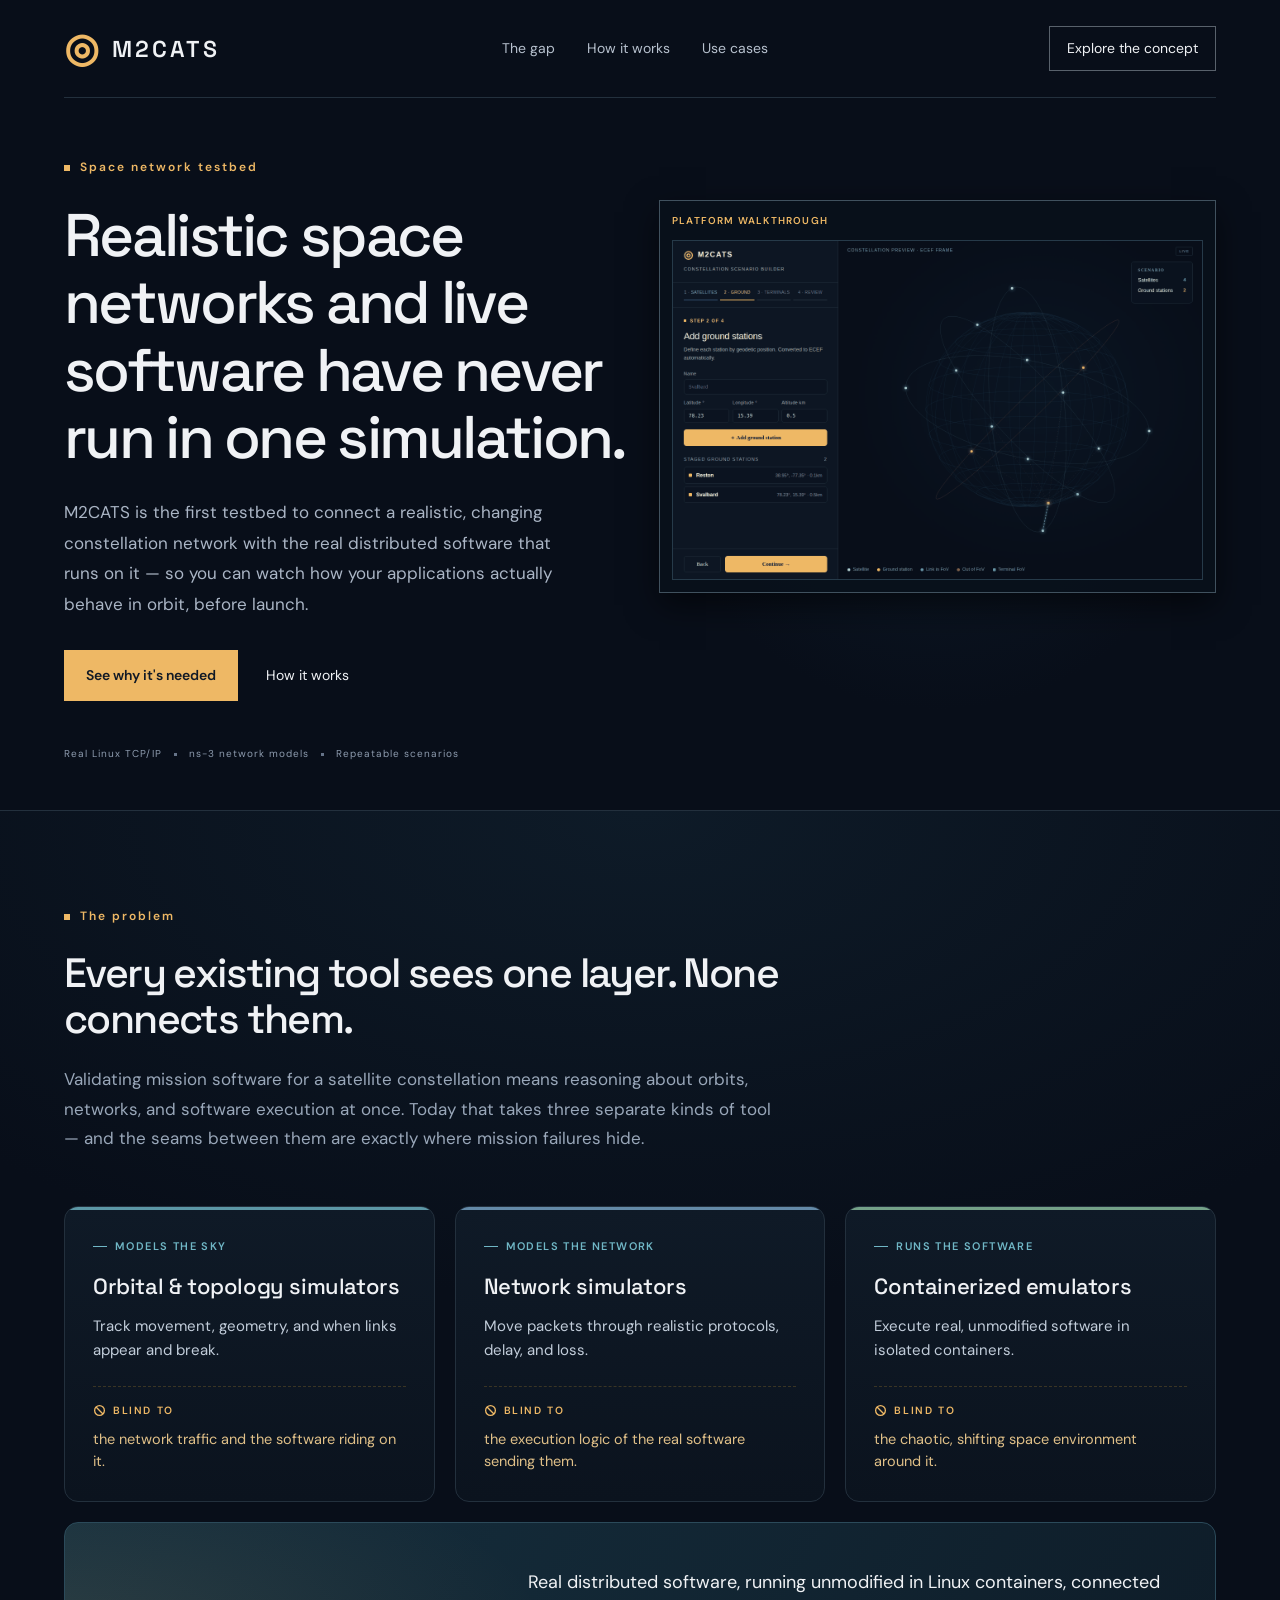
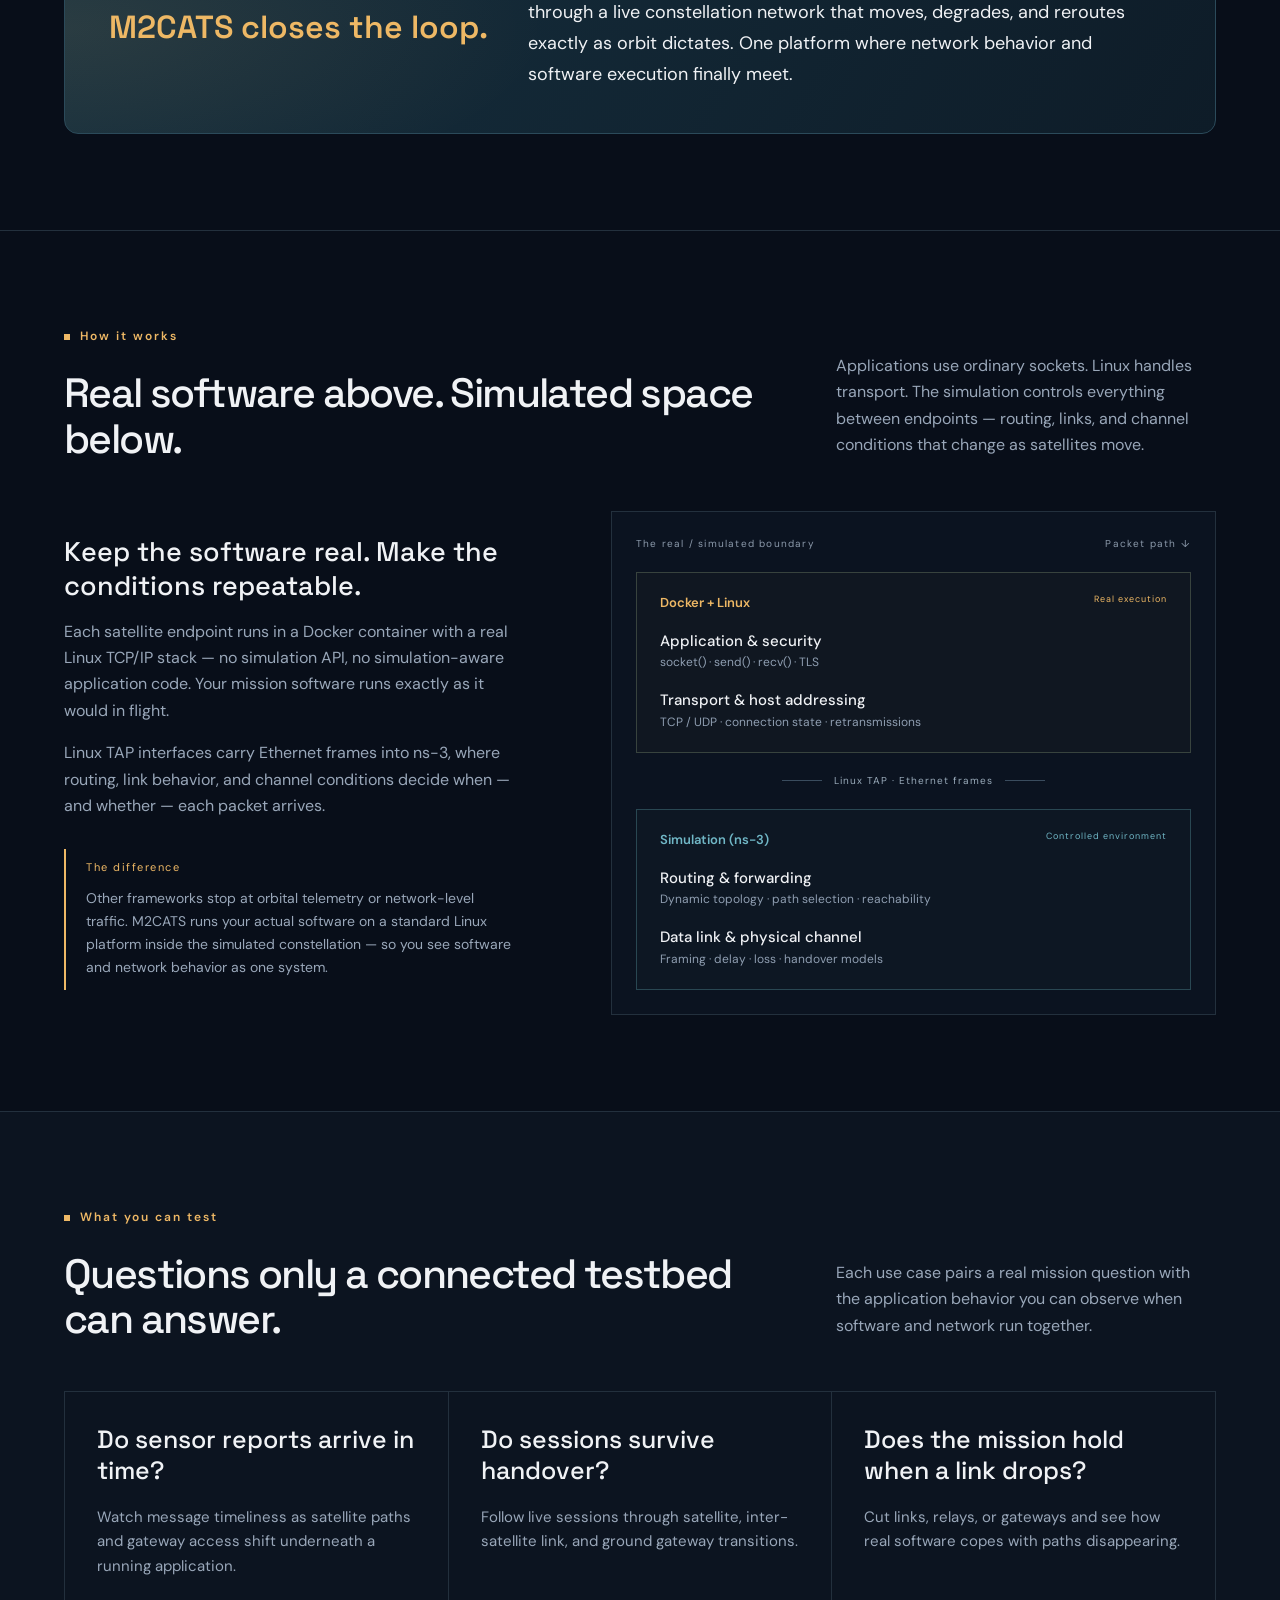
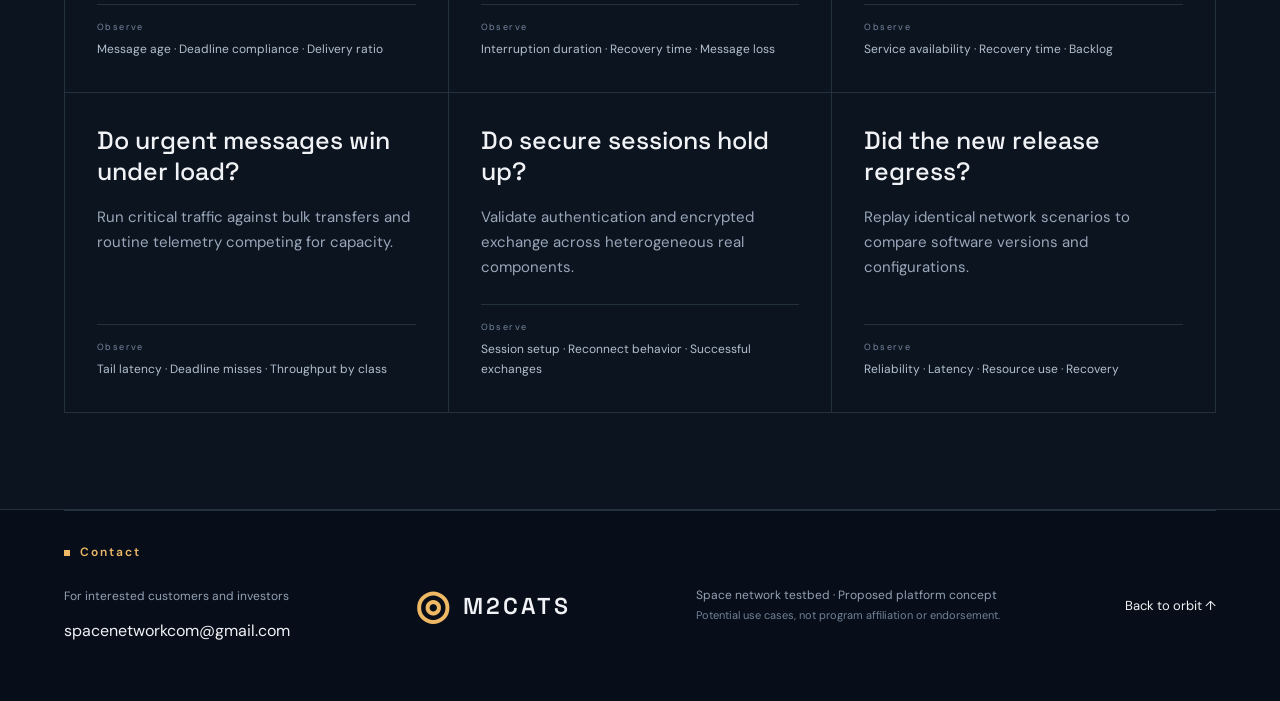
<file: index.html>
<!doctype html>
<html lang="en">
<head>
<meta charset="utf-8">
<meta name="viewport" content="width=device-width,initial-scale=1">
<title>M2CATS — Where space networks meet live software</title>
<meta name="description" content="The first testbed that runs real distributed software inside a realistic, dynamic satellite network. Not orbits alone. Not packets alone. Both, together.">
<link rel="icon" href="data:image/svg+xml,%3Csvg xmlns='http://www.w3.org/2000/svg' viewBox='0 0 32 32'%3E%3Ccircle cx='16' cy='16' r='9' fill='none' stroke='%23edb660' stroke-width='2'/%3E%3Cellipse cx='16' cy='16' rx='15' ry='5' transform='rotate(-40 16 16)' fill='none' stroke='%23edb660' stroke-width='2'/%3E%3C/svg%3E">
<link rel="stylesheet" href="style.css">
</head>
<body>
<header>
  <a class="brand" href="#"><span class="brandmark">◎</span> M2CATS</a>
  <nav aria-label="Main navigation">
    <a href="#gap">The gap</a>
    <a href="#architecture">How it works</a>
    <a href="#missions">Use cases</a>
  </nav>
  <a class="nav-cta" href="#gap">Explore the concept</a>
</header>

<main>
  <!-- HERO: lead with the gap, not generic promises -->
  <section class="hero" id="overview">
    <div class="hero-copy">
      <div class="eyebrow"><span></span> Space network testbed</div>
      <h1>Realistic space networks and live software have never run in one simulation.</h1>
      <p class="lead">M2CATS is the first testbed to connect a realistic, changing constellation network with the real distributed software that runs on it — so you can watch how your applications actually behave in orbit, before launch.</p>
      <div class="hero-actions">
        <a class="button" href="#gap">See why it's needed</a>
        <a class="text-link" href="#architecture">How it works</a>
      </div>
      <div class="hero-foot"><span>Real Linux TCP/IP</span><i></i><span>ns-3 network models</span><i></i><span>Repeatable scenarios</span></div>
    </div>
    <div class="orbital-view">
      <figure class="walkthrough-view">
        <figcaption>Platform walkthrough</figcaption>
        <img src="walkthrough.gif" alt="Walkthrough of the M2CATS space network testbed interface">
      </figure>
    </div>
  </section>

  <!-- THE GAP: the core motivation, told as three tools that each miss something -->
  <section class="section gap-section" id="gap">
    <div class="gap-intro">
      <div class="eyebrow"><span></span> The problem</div>
      <h2>Every existing tool sees one layer. None connects them.</h2>
      <p>Validating mission software for a satellite constellation means reasoning about orbits, networks, and software execution at once. Today that takes three separate kinds of tool — and the seams between them are exactly where mission failures hide.</p>
    </div>

    <div class="gap-grid">
      <article class="gap-card">
        <div class="gap-solves">Models the sky</div>
        <h3>Orbital &amp; topology simulators</h3>
        <p class="gap-does">Track movement, geometry, and when links appear and break.</p>
        <p class="gap-misses"><span>Blind to</span> the network traffic and the software riding on it.</p>
      </article>

      <article class="gap-card">
        <div class="gap-solves">Models the network</div>
        <h3>Network simulators</h3>
        <p class="gap-does">Move packets through realistic protocols, delay, and loss.</p>
        <p class="gap-misses"><span>Blind to</span> the execution logic of the real software sending them.</p>
      </article>

      <article class="gap-card">
        <div class="gap-solves">Runs the software</div>
        <h3>Containerized emulators</h3>
        <p class="gap-does">Execute real, unmodified software in isolated containers.</p>
        <p class="gap-misses"><span>Blind to</span> the chaotic, shifting space environment around it.</p>
      </article>
    </div>

    <div class="gap-payoff">
      <p class="gap-payoff-lead">M2CATS closes the loop.</p>
      <p class="gap-payoff-body">Real distributed software, running unmodified in Linux containers, connected through a live constellation network that moves, degrades, and reroutes exactly as orbit dictates. One platform where network behavior and software execution finally meet.</p>
    </div>
  </section>

  <!-- ARCHITECTURE: prove the "how" — kept from original, tightened -->
  <section class="section" id="architecture">
    <div class="section-top">
      <div>
        <div class="eyebrow"><span></span> How it works</div>
        <h2>Real software above. Simulated space below.</h2>
      </div>
      <p>Applications use ordinary sockets. Linux handles transport. The simulation controls everything between endpoints — routing, links, and channel conditions that change as satellites move.</p>
    </div>

    <div class="architecture-grid">
      <div class="architecture-copy">
        <h3>Keep the software real. Make the conditions repeatable.</h3>
        <p>Each satellite endpoint runs in a Docker container with a real Linux TCP/IP stack — no simulation API, no simulation-aware application code. Your mission software runs exactly as it would in flight.</p>
        <p>Linux TAP interfaces carry Ethernet frames into ns-3, where routing, link behavior, and channel conditions decide when — and whether — each packet arrives.</p>
        <div class="note">
          <span>The difference</span>
          <p>Other frameworks stop at orbital telemetry or network-level traffic. M2CATS runs your actual software on a standard Linux platform inside the simulated constellation — so you see software and network behavior as one system.</p>
        </div>
      </div>

      <div class="stack">
        <div class="stack-cap"><span>The real / simulated boundary</span><span>Packet path ↓</span></div>
        <div class="stack-block real">
          <div class="stack-label">Docker + Linux <span>Real execution</span></div>
          <div class="layer"><strong>Application &amp; security</strong><span>socket() · send() · recv() · TLS</span></div>
          <div class="layer"><strong>Transport &amp; host addressing</strong><span>TCP / UDP · connection state · retransmissions</span></div>
        </div>
        <div class="tap"><span></span> Linux TAP · Ethernet frames <span></span></div>
        <div class="stack-block sim">
          <div class="stack-label">Simulation (ns-3) <span>Controlled environment</span></div>
          <div class="layer"><strong>Routing &amp; forwarding</strong><span>Dynamic topology · path selection · reachability</span></div>
          <div class="layer"><strong>Data link &amp; physical channel</strong><span>Framing · delay · loss · handover models</span></div>
        </div>
      </div>
    </div>
  </section>

  <!-- USE CASES: tightened to a single question + measures each -->
  <section class="mission-section section" id="missions">
    <div class="section-top">
      <div>
        <div class="eyebrow"><span></span> What you can test</div>
        <h2>Questions only a connected testbed can answer.</h2>
      </div>
      <p>Each use case pairs a real mission question with the application behavior you can observe when software and network run together.</p>
    </div>

    <div class="use-grid">
      <article>
        <h3>Do sensor reports arrive in time?</h3>
        <p>Watch message timeliness as satellite paths and gateway access shift underneath a running application.</p>
        <div class="measure"><span>Observe</span>Message age · Deadline compliance · Delivery ratio</div>
      </article>
      <article>
        <h3>Do sessions survive handover?</h3>
        <p>Follow live sessions through satellite, inter-satellite link, and ground gateway transitions.</p>
        <div class="measure"><span>Observe</span>Interruption duration · Recovery time · Message loss</div>
      </article>
      <article>
        <h3>Does the mission hold when a link drops?</h3>
        <p>Cut links, relays, or gateways and see how real software copes with paths disappearing.</p>
        <div class="measure"><span>Observe</span>Service availability · Recovery time · Backlog</div>
      </article>
      <article>
        <h3>Do urgent messages win under load?</h3>
        <p>Run critical traffic against bulk transfers and routine telemetry competing for capacity.</p>
        <div class="measure"><span>Observe</span>Tail latency · Deadline misses · Throughput by class</div>
      </article>
      <article>
        <h3>Do secure sessions hold up?</h3>
        <p>Validate authentication and encrypted exchange across heterogeneous real components.</p>
        <div class="measure"><span>Observe</span>Session setup · Reconnect behavior · Successful exchanges</div>
      </article>
      <article>
        <h3>Did the new release regress?</h3>
        <p>Replay identical network scenarios to compare software versions and configurations.</p>
        <div class="measure"><span>Observe</span>Reliability · Latency · Resource use · Recovery</div>
      </article>
    </div>
  </section>
</main>

<footer>
  <div class="contact-info">
    <div class="eyebrow"><span></span> Contact</div>
    <p>For interested customers and investors</p>
    <a href="mailto:spacenetworkcom@gmail.com">spacenetworkcom@gmail.com</a>
  </div>
  <a class="brand" href="#"><span class="brandmark">◎</span> M2CATS</a>
  <p>Space network testbed · Proposed platform concept<br><span>Potential use cases, not program affiliation or endorsement.</span></p>
  <a href="#overview">Back to orbit ↑</a>
</footer>
</body>
</html>
</file>
<file: style.css>
@import url('https://fonts.googleapis.com/css2?family=DM+Sans:wght@400;500;600;700&family=Space+Grotesk:wght@400;500;600;700&display=swap');
:root{--bg:#080e19;--panel:#0d1623;--line:#23303d;--muted:#99a7b9;--text:#f0f2f5;--gold:#eeb865;--cyan:#70b7c6}*{box-sizing:border-box}html{scroll-behavior:smooth;scroll-padding-top:95px}body{margin:0;background:var(--bg);color:var(--text);font:16px/1.65 'DM Sans',Arial,sans-serif}a{color:inherit;text-decoration:none}button{font:inherit;cursor:pointer}button,a{-webkit-tap-highlight-color:transparent}a:focus-visible,button:focus-visible{outline:2px solid var(--gold);outline-offset:5px}header{height:98px;margin:0 5%;display:flex;align-items:center;justify-content:space-between;border-bottom:1px solid var(--line);gap:28px}.brand{display:flex;align-items:center;gap:10px;font:600 23px 'Space Grotesk',sans-serif;letter-spacing:3px}.brandmark{font-size:40px;color:var(--gold);line-height:1}.brand-sub{font:10px/1.5 'DM Sans',sans-serif;letter-spacing:1.4px;width:95px;border-left:1px solid var(--line);padding-left:12px;margin-left:10px}nav{display:flex;gap:32px;font-size:14px;color:#b7c1ce}nav a:hover,.text-link:hover,footer a:hover{color:var(--gold)}.nav-cta{border:1px solid #58616b;padding:10px 17px;font-size:14px}.nav-cta span{margin-left:20px;color:var(--gold)}.hero{min-height:650px;display:grid;grid-template-columns:1.05fr 1fr;align-items:center;padding:60px 5% 48px;gap:10px;overflow:hidden}.eyebrow{font-size:12px;font-weight:600;letter-spacing:2px;color:var(--gold);margin-bottom:24px;display:flex;align-items:center;gap:10px}.eyebrow>span{width:6px;height:6px;background:var(--gold)}h1,h2,h3{font-family:'Space Grotesk',Arial,sans-serif;font-weight:500;line-height:1.12;margin:0}h1{font-size:clamp(42px,4.7vw,72px);letter-spacing:-2.7px}h1 em{font-style:normal;color:var(--gold)}.lead{font-size:17px;line-height:1.8;color:#aab5c5;max-width:550px;margin:26px 0 30px}.hero-actions{display:flex;align-items:center;gap:28px}.button{background:var(--gold);color:#111925;display:inline-flex;align-items:center;gap:28px;padding:14px 22px;font-weight:600;font-size:14px}.button:hover{background:#ffce84}.text-link{font-size:14px}.text-link span{margin-left:12px}.hero-foot{display:flex;align-items:center;gap:12px;margin-top:45px;font-size:10px;letter-spacing:1px;color:#8e9caf}.hero-foot i{height:3px;width:3px;background:#667489}.orbital-view{height:520px;position:relative;min-width:0;background:radial-gradient(ellipse,#11253866,transparent 68%)}.viz-heading,.viz-bottom{position:absolute;left:20px;right:0;display:flex;justify-content:space-between;align-items:center;color:#899bac;font-size:10px;letter-spacing:1.1px;z-index:1}.viz-heading{top:5px}.view-tag{border:1px solid var(--line);padding:3px 7px;font-size:9px}.viz-bottom{bottom:5px;letter-spacing:0;gap:10px;font-size:11px}.viz-bottom button{font-size:11px;background:none;border:0;color:#a4b4c3;padding:7px}canvas{width:100%;height:100%;display:block}.key{display:inline-block;width:5px;height:5px;border-radius:50%;margin-right:5px}.amber{background:var(--gold)}.cyan{background:var(--cyan)}.principle-strip{border-top:1px solid var(--line);border-bottom:1px solid var(--line);margin:0 5%;display:flex;justify-content:space-between;align-items:center;padding:29px 0;gap:35px}.principle-strip>span{font-size:11px;color:#8c9aae;letter-spacing:1.5px}.principle-strip p{margin:0;font-size:20px;line-height:1.5;flex:1;padding-left:40px}.principle-strip strong{font-weight:400;color:#96a7b8}.section{padding:96px 5%;scroll-margin-top:10px}.section-top{display:flex;align-items:flex-end;justify-content:space-between;gap:50px;margin-bottom:48px}h2{font-size:clamp(34px,3.2vw,48px);letter-spacing:-1.6px}.section-top>p{max-width:380px;color:var(--muted);margin:0 0 4px}.architecture-grid{display:grid;grid-template-columns:.85fr 1.15fr;gap:100px;align-items:center}.architecture-copy h3{font-size:27px;line-height:1.25}.architecture-copy p{color:var(--muted)}.note{border-left:2px solid var(--gold);padding:4px 0 4px 20px;margin-top:30px}.note>span{font-size:11px;letter-spacing:1.5px;color:var(--gold)}.note p{font-size:14px;margin:7px 0}.stack{background:#0b1320;padding:24px;border:1px solid var(--line)}.stack-cap{display:flex;justify-content:space-between;font-size:10px;letter-spacing:1.2px;color:#8c9aab;margin-bottom:20px}.stack-block{border:1px solid #38433e;background:#eeb86505;padding:19px 23px}.stack-label{font-size:13px;color:var(--gold);font-weight:600;display:flex;justify-content:space-between;gap:10px}.stack-label span{font-size:9px;letter-spacing:1px;font-weight:400}.layer{display:flex;flex-direction:column;padding-top:15px}.layer strong{font-size:15px;font-weight:500}.layer>span{font-size:12px;color:#8f9eb1}.tap{display:flex;align-items:center;justify-content:center;gap:12px;font-size:10px;letter-spacing:1px;color:#9aabba;padding:20px 0}.tap>span{height:1px;width:40px;background:#3a4c5e}.sim{background:#70b7c605;border-color:#294752}.sim .stack-label{color:var(--cyan)}.mission-section{background:#0c1420;border-top:1px solid var(--line);border-bottom:1px solid var(--line)}.use-grid{display:grid;grid-template-columns:repeat(3,1fr);border-left:1px solid var(--line);border-top:1px solid var(--line)}.use-grid article{padding:32px;border-right:1px solid var(--line);border-bottom:1px solid var(--line);display:flex;flex-direction:column}.case-number{font-size:11px;color:var(--gold);letter-spacing:1.3px;margin-bottom:28px}.use-grid h3{font-size:25px;line-height:1.25}.use-grid p{font-size:15px;color:var(--muted);margin:18px 0 25px;flex:1}.measure{font-size:12px;color:#b2c0ce;border-top:1px solid var(--line);padding-top:15px}.measure span{display:block;font-size:9px;color:#75889d;letter-spacing:1.4px;margin-bottom:5px}.demo{border:1px solid var(--line);display:grid;grid-template-columns:310px 1fr}.demo-controls{padding:25px;border-right:1px solid var(--line);background:#0d1623}.demo-label{font-size:11px;letter-spacing:1px;color:#d2dce4}.demo-label span{display:block;font-size:9px;color:#8194a9;margin-top:4px}.scenario-buttons{display:flex;flex-direction:column;gap:9px;margin-top:28px}.scenario-buttons button{text-align:left;padding:13px;font-size:14px;color:#abb8c9;background:transparent;border:1px solid transparent}.scenario-buttons button:hover{border-color:#5b5140}.scenario-buttons button.active{color:var(--gold);border-color:#675238;background:#eeb8650b}.demo-disclaimer{font-size:12px;line-height:1.6;color:#8697ab;margin:30px 0 0}.scenario-content{padding:26px 30px;min-width:0}.scenario-top{display:flex;justify-content:space-between;font-size:11px;letter-spacing:1px;color:var(--gold);gap:15px}.scenario-top span+span{color:#9aabbd;font-size:11px;letter-spacing:0}.network-diagram{width:100%;margin:20px 0}.base-links{fill:none;stroke:#314154;stroke-width:1;stroke-dasharray:4 5}#route{fill:none;stroke:var(--gold);stroke-width:2;stroke-dasharray:6 4;animation:packet 2s linear infinite}#failed{fill:none;stroke:#e7796e;stroke-width:2;stroke-dasharray:3 5;display:none}.nodes{fill:#14202f;stroke:var(--cyan);stroke-width:2}.node-labels{fill:#9eb0c3;font-size:13px;text-anchor:middle}.scenario-description{border-top:1px solid var(--line);padding-top:24px}.scenario-description h3{font-size:22px}.scenario-description p{font-size:14px;color:var(--muted);margin:12px 0 20px;min-height:46px}.scenario-description>div{font-size:11px;color:var(--cyan)}.evaluation{display:grid;grid-template-columns:1fr 1fr;gap:90px;padding-top:20px}.evaluation>div>p{color:var(--muted);max-width:520px}.evaluation-steps>div{display:flex;gap:25px;border-bottom:1px solid var(--line);padding:22px 0}.evaluation-steps>div:first-child{padding-top:0}.evaluation-steps span{font:18px 'Space Grotesk',sans-serif;color:var(--gold)}.evaluation-steps p{margin:0;font-size:14px;color:var(--muted)}.evaluation-steps strong{display:block;color:var(--text);font-size:18px;font-weight:500;margin-bottom:7px}.scope{margin:0 5% 75px;padding:30px;border:1px solid var(--line);display:grid;grid-template-columns:1fr 3fr;gap:30px;background:#0d1521}.scope .eyebrow{font-size:11px;align-items:flex-start;margin:0}.scope h3{font-size:21px}.scope p{font-size:14px;color:var(--muted);margin-bottom:0}footer{margin:0 5%;padding:32px 0;border-top:1px solid var(--line);display:flex;align-items:center;justify-content:space-between;gap:30px}footer p{font-size:12px;color:#92a1b3}footer p span{font-size:11px;color:#708297}footer>a:last-child{font-size:13px;white-space:nowrap}@keyframes packet{to{stroke-dashoffset:-40}}@media(min-width:1600px){main,header,footer{max-width:1500px;margin-left:auto;margin-right:auto}}@media(max-width:1050px){.brand-sub{display:none}nav{gap:18px}.hero{grid-template-columns:1fr 1fr}.hero-foot{flex-wrap:wrap}.hero-actions{gap:20px;flex-wrap:wrap}.architecture-grid{gap:40px}.use-grid article{padding:25px}.demo{grid-template-columns:270px 1fr}.strip-number{display:none}.evaluation{gap:40px}}@media(max-width:760px){header{height:78px}.brand{font-size:19px}.brandmark{font-size:30px}nav{display:none}.nav-cta{font-size:12px;padding:8px 10px}.nav-cta span{margin-left:5px}.hero{grid-template-columns:1fr;padding-top:45px;gap:30px}h1{font-size:48px;letter-spacing:-2px}.hero .eyebrow{font-size:10px}.lead{font-size:16px}.hero-foot{font-size:9px;margin-top:30px}.orbital-view{height:380px}.viz-heading{left:0}.viz-bottom{left:0}.principle-strip{display:block;padding:25px 0}.principle-strip p{padding:12px 0 0;font-size:18px}.section{padding-top:65px;padding-bottom:65px}.section-top{display:block;margin-bottom:35px}.section-top>p{margin-top:24px;max-width:none}.eyebrow{margin-bottom:18px}.architecture-grid,.evaluation{grid-template-columns:1fr;gap:35px}.use-grid{grid-template-columns:1fr 1fr}.use-grid article{padding:22px}.use-grid h3{font-size:22px}.demo{grid-template-columns:1fr}.demo-controls{border-right:0;border-bottom:1px solid var(--line)}.scenario-buttons{display:grid;grid-template-columns:1fr 1fr;margin-top:18px}.scenario-buttons button{font-size:12px;padding:10px}.demo-disclaimer{margin-top:18px}.scenario-content{padding:25px 18px}.scope{grid-template-columns:1fr;padding:25px;gap:18px;margin-bottom:45px}.stack{padding:17px}.stack-block{padding:15px}.stack-label{font-size:12px}.stack-label span{font-size:8px}.stack-cap{font-size:9px}footer{flex-wrap:wrap;gap:15px}footer p{order:3;margin:0}.evaluation{padding-top:0}.hero-foot i{display:none}}@media(max-width:460px){.use-grid{grid-template-columns:1fr}.orbital-view{height:340px}.hero-actions{gap:20px}.text-link{font-size:13px}h1{font-size:43px}.viz-bottom{font-size:10px}.scenario-top{font-size:10px}.node-labels{font-size:15px}}@media(prefers-reduced-motion:reduce){html{scroll-behavior:auto}#route{animation:none}}

/* ============================================================
   REDESIGN ADDITIONS — motivation-first gap section
   ============================================================ */

/* Hero headline: let the full sentence carry weight; no single-word accent */
.hero-copy h1{max-width:15ch}
.hero-copy .lead{max-width:520px}

/* THE GAP section */
.gap-section{background:radial-gradient(120% 80% at 50% 0%,#0e1b28,#080e19 60%);border-top:1px solid var(--line);border-bottom:1px solid var(--line)}
.gap-intro{max-width:720px;margin-bottom:52px}
.gap-intro h2{margin-bottom:22px}
.gap-intro p{color:var(--muted);font-size:17px;line-height:1.75;margin:0}

.gap-grid{display:grid;grid-template-columns:repeat(3,1fr);gap:20px}
.gap-card{position:relative;background:linear-gradient(180deg,#0f1a27,#0b131e);border:1px solid var(--line);border-radius:14px;padding:30px 28px 28px;display:flex;flex-direction:column;overflow:hidden;transition:border-color .2s,transform .2s}
.gap-card:hover{border-color:#3a4d5f;transform:translateY(-3px)}
/* top accent bar per card */
.gap-card::before{content:"";position:absolute;top:0;left:0;right:0;height:3px;background:var(--cyan);opacity:.8}
.gap-card:nth-child(2)::before{background:#7aa7c8}
.gap-card:nth-child(3)::before{background:#8ec3a0}

.gap-solves{display:inline-flex;align-items:center;gap:8px;font-size:11px;letter-spacing:1.4px;text-transform:uppercase;color:var(--cyan);margin-bottom:18px;font-weight:600}
.gap-solves::before{content:"";width:14px;height:1px;background:currentColor}
.gap-card h3{font-size:22px;line-height:1.2;margin-bottom:14px;letter-spacing:-.4px}
.gap-does{color:#c2cdda;font-size:15px;line-height:1.6;margin:0 0 24px;flex:1}

/* "blind to" as the visual punch of each card */
.gap-misses{position:relative;font-size:14.5px;line-height:1.55;color:#e0c088;margin:0;padding:16px 0 0;border-top:1px dashed #3a3524}
.gap-misses span{display:flex;align-items:center;gap:7px;font-size:10.5px;letter-spacing:1.6px;text-transform:uppercase;color:var(--gold);margin-bottom:9px;font-weight:600}
/* "no entry" glyph as an inline SVG background — crisp and self-centering */
.gap-misses span::before{content:"";width:13px;height:13px;flex:none;background:no-repeat center/contain url("data:image/svg+xml,%3Csvg xmlns='http://www.w3.org/2000/svg' viewBox='0 0 24 24' fill='none' stroke='%23eeb865' stroke-width='2.4'%3E%3Ccircle cx='12' cy='12' r='9'/%3E%3Cline x1='5.6' y1='5.6' x2='18.4' y2='18.4'/%3E%3C/svg%3E")}

/* PAYOFF: the resolution — arrow from three into one */
.gap-payoff{margin-top:20px;position:relative;background:linear-gradient(120deg,#16303f,#0e1c28);border:1px solid #2b4a5a;border-radius:14px;padding:44px;display:grid;grid-template-columns:auto 1fr;gap:40px;align-items:center;overflow:hidden}
.gap-payoff::before{content:"";position:absolute;inset:0;background:radial-gradient(60% 120% at 0% 50%,#eeb86518,transparent 70%);pointer-events:none}
.gap-payoff-lead{position:relative;font-family:'Space Grotesk',sans-serif;font-size:32px;line-height:1.05;color:var(--gold);margin:0;white-space:nowrap;font-weight:600}
.gap-payoff-body{position:relative;color:var(--text);font-size:18px;line-height:1.7;margin:0;max-width:640px}

@media(max-width:1050px){
  .gap-grid{gap:14px}
  .gap-payoff{grid-template-columns:1fr;gap:18px;padding:34px 28px}
  .gap-payoff-lead{white-space:normal}
}
@media(max-width:760px){
  .gap-grid{grid-template-columns:1fr;gap:14px}
  .gap-intro{margin-bottom:36px}
  .gap-intro p{font-size:16px}
  .gap-card{padding:26px 24px 24px}
  .gap-payoff-lead{font-size:27px}
  .gap-payoff-body{font-size:16px}
}

/* Footer contact block spacing (was inline style in original) */
.contact-info{margin-bottom:1.5rem}

/* Walkthrough inset inside the live orbital view */
.walkthrough-view{position:relative;width:100%;margin:0;padding:12px;background:#08111be8;border:1px solid #40515e;box-shadow:0 12px 30px #0008}
.walkthrough-view figcaption{margin:0 0 10px;color:var(--gold);font-size:10px;font-weight:600;letter-spacing:1.2px;text-transform:uppercase}
.walkthrough-view img{display:block;width:100%;height:auto;aspect-ratio:1280 / 820;object-fit:cover;border:1px solid #263a49}
</file>
